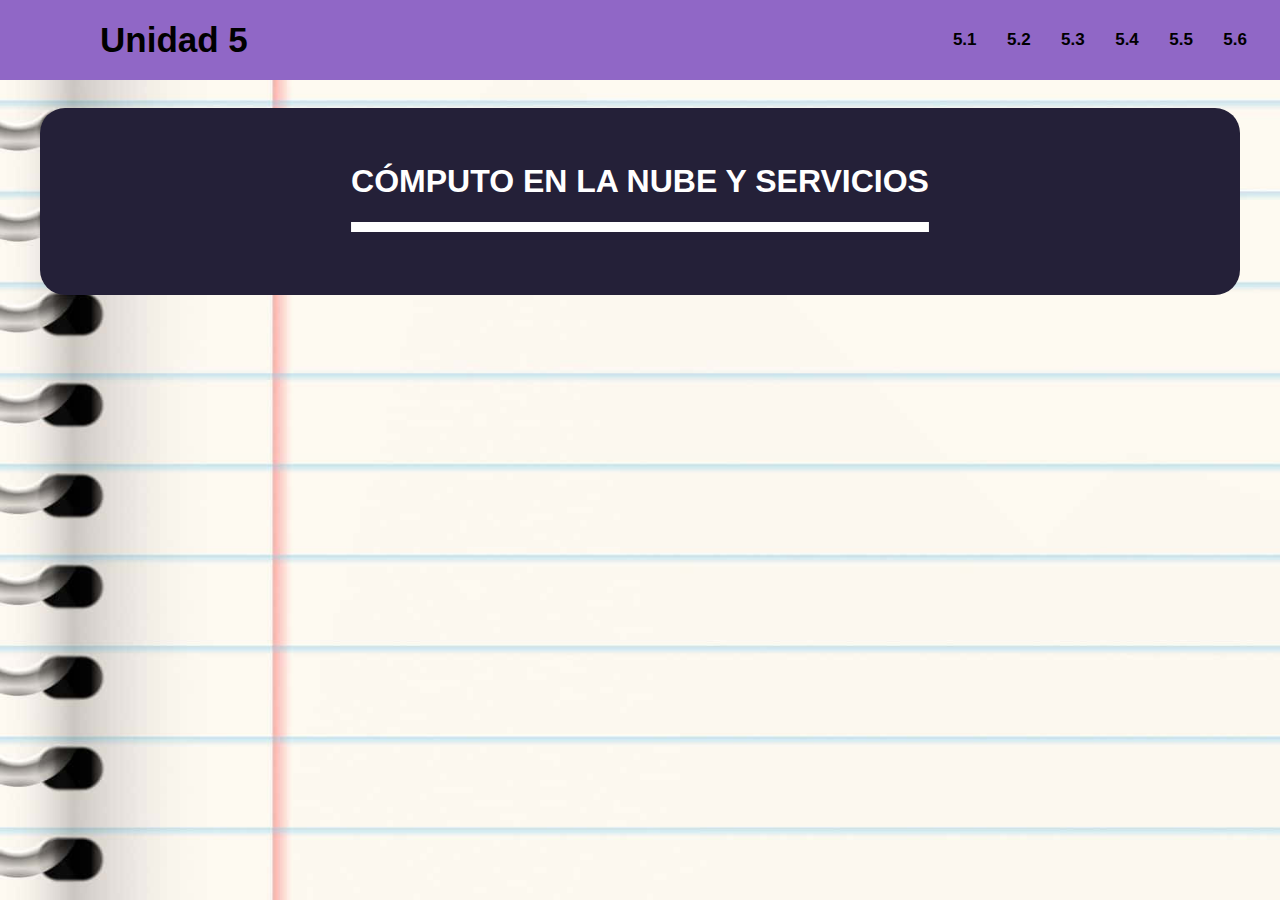
<file: css/index.html>
<!DOCTYPE html>
<html>
<head>
	<meta charset="utf-8">
	<meta name="viewport" content="width=device-width, initial-scale=1">
		<meta http-equiv="refresh" content="0;url=../index.html" />
	<title></title>
</head>
<body>

</body>
</html>
</file>
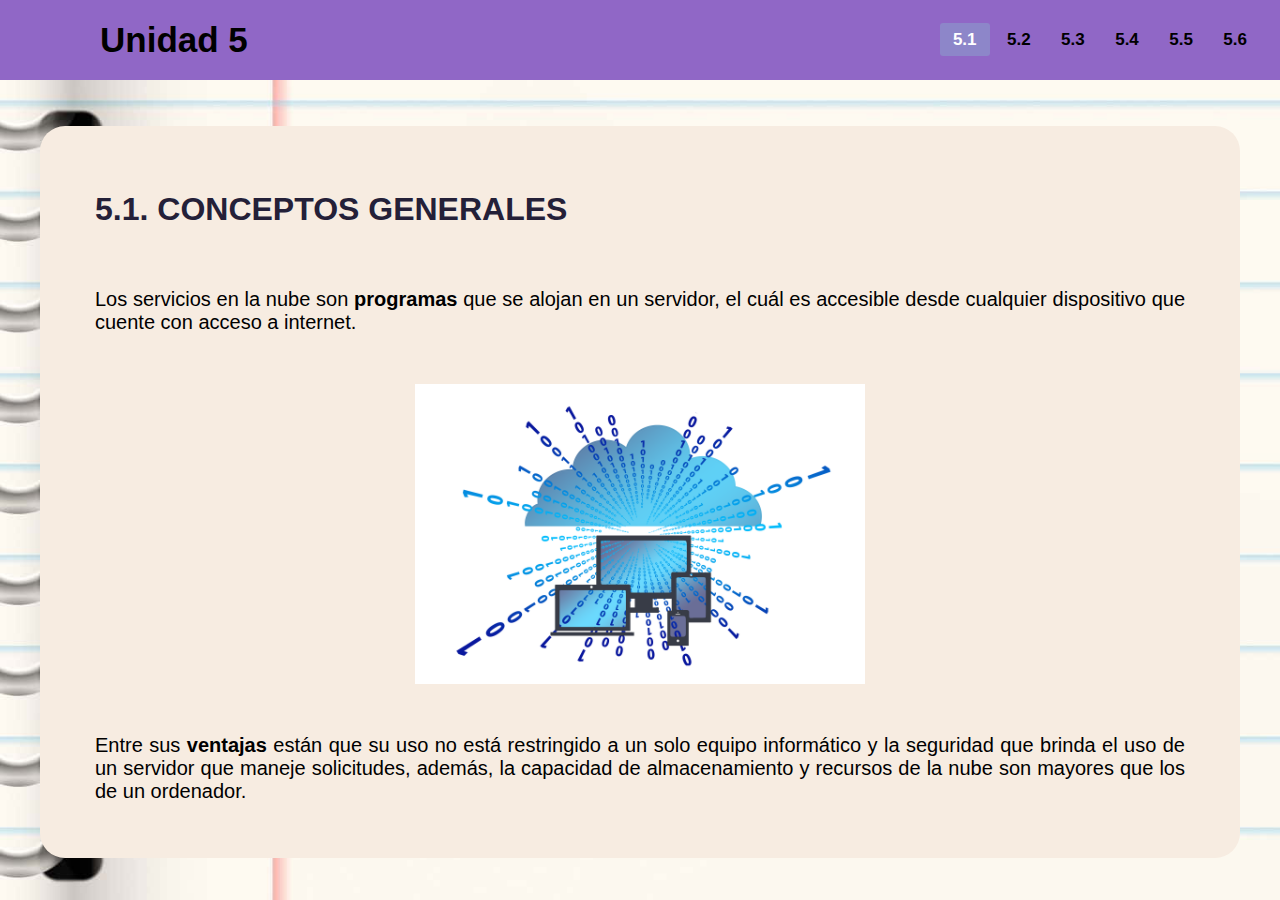
<file: 5_1.html>
<!DOCTYPE html>
<html>
<head>
	<meta charset="utf-8">
	<meta name="viewport" content="width=device-width, initial-scale=1">
	<link href="https://cdn.jsdelivr.net/npm/bootstrap@5.0.0-beta3/dist/css/bootstrap.min.css" rel="stylesheet" integrity="sha384-eOJMYsd53ii+scO/bJGFsiCZc+5NDVN2yr8+0RDqr0Ql0h+rP48ckxlpbzKgwra6" crossorigin="anonymous">
	<link rel="stylesheet" href="https://cdnjs.cloudflare.com/ajax/libs/font-awesome/5.9.0/css/all.min.css" integrity="sha512-q3eWabyZPc1XTCmF+8/LuE1ozpg5xxn7iO89yfSOd5/oKvyqLngoNGsx8jq92Y8eXJ/IRxQbEC+FGSYxtk2oiw==" crossorigin="anonymous" referrerpolicy="no-referrer" />
	<link rel="stylesheet" type="text/css" href="./css/main.css">
	<link rel="icon" href=".\img\stupid_wolf.jpg">
	<title>5.1. CONCEPTOS GENERALES</title>
</head>
<body>

	<nav class = "sticky">
		<input type="checkbox" id = "check">
		<label for = "check" class = checkbtn>
			<i class = "fas fa-bars"></i>
		</label>
		<label class = "logo-nav"><a href="./index.html"> Unidad 5</a></label>
		<ul>
			<li><a href="./5_1.html" class="active" title="Conceptos generales">5.1</a></li>
			<li><a href="./5_2.html" title = "Tipos de servicios en la nube">5.2</a></li>			
			<li><a href="./5_3.html" title="Patrones de diseño">5.3</a></li>
			<li><a href="./5_4.html" title="Estándares en servicios">5.4</a></li>	
			<li><a href="./5_5.html" title="Plataformas tecnológicas">5.5</a></li>	
			<li><a href="./5_6.html" title="Seguridad e interoperabilidad">5.6</a></li>			
		</ul>
	</nav>

	<br><br><br><br><br><br><br>
	<div class = "contenedor-1">
		<h2 >5.1. CONCEPTOS GENERALES</h2>
		<div class = "box">
			<p>
			Los servicios en la nube son <b>programas</b> que se alojan en un servidor, el cuál es accesible desde cualquier dispositivo que cuente con acceso a internet.
			</p>
		</div>

		<div class = "box">	
			<figure>
				<img src = ".\img\servicio-nube.webp" alt = "servicios-nube.webpg" title = "Servicios en la Nube">
			</figure>
		</div>

		<div class="box">
			<p>
				Entre sus <b>ventajas</b> están que su uso no está restringido a un solo equipo informático y la seguridad que brinda el uso de un servidor que maneje solicitudes, además, la capacidad de almacenamiento y recursos de la nube son mayores que los de un ordenador.
			</p>
		</div>
	</div>
</body>
</html>
</file>
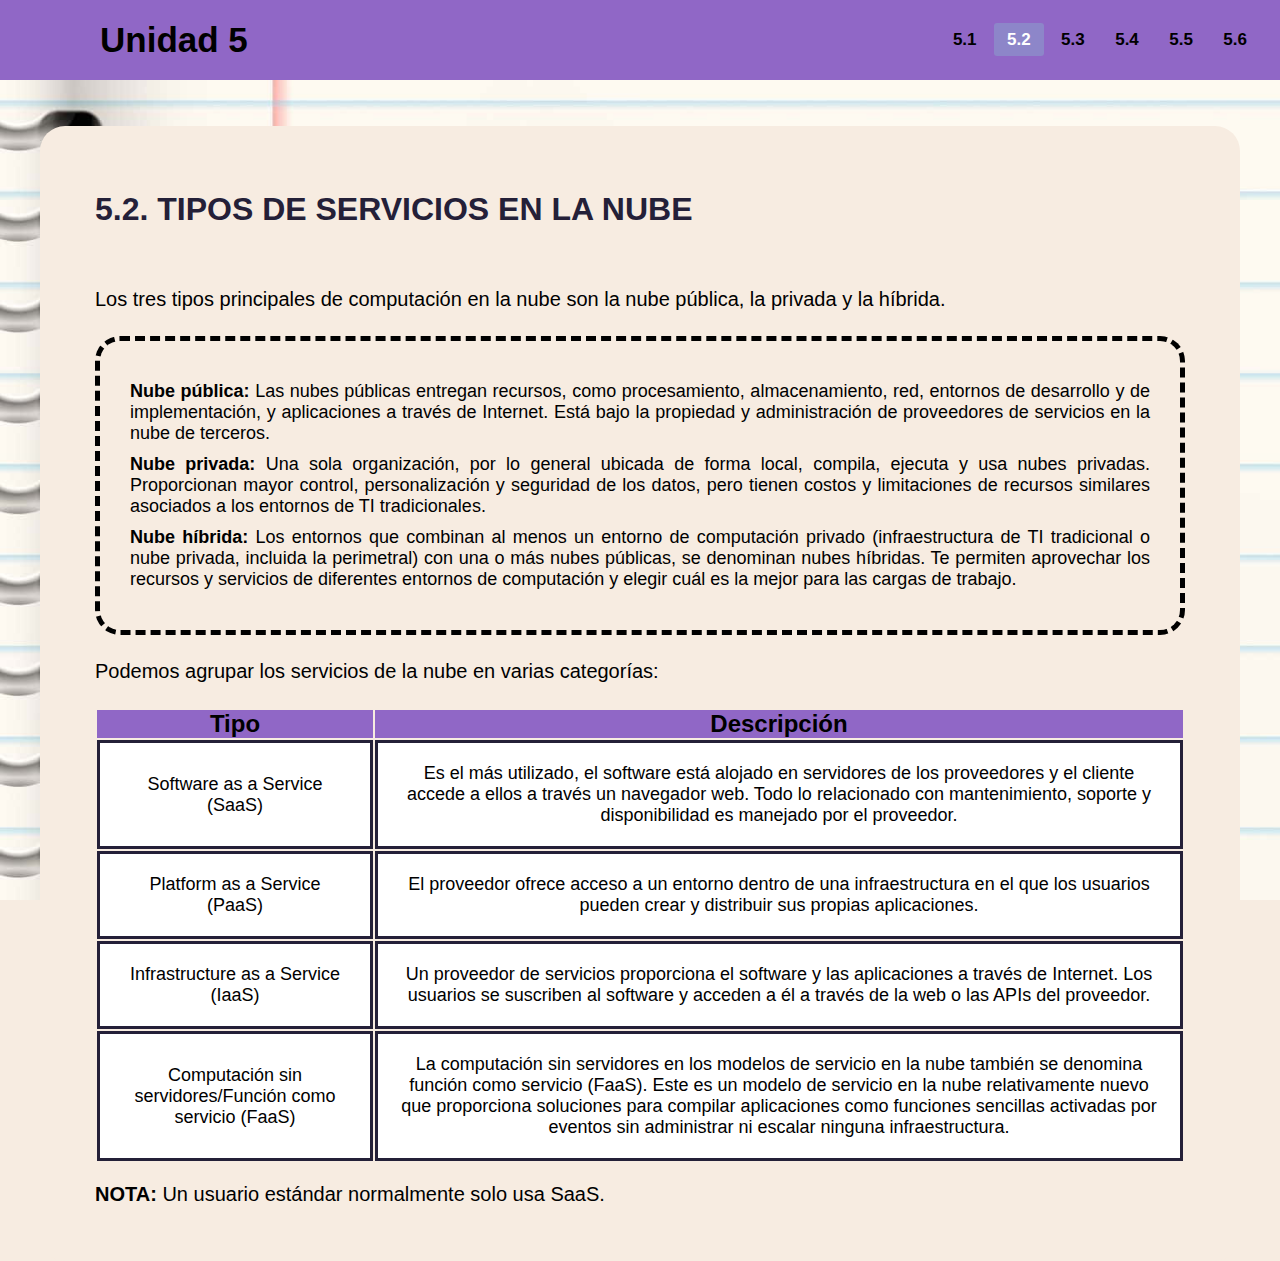
<file: 5_2.html>
<!DOCTYPE html>
<html>
<head>
	<meta charset="utf-8">
	<meta name="viewport" content="width=device-width, initial-scale=1">
	<link href="https://cdn.jsdelivr.net/npm/bootstrap@5.0.0-beta3/dist/css/bootstrap.min.css" rel="stylesheet" integrity="sha384-eOJMYsd53ii+scO/bJGFsiCZc+5NDVN2yr8+0RDqr0Ql0h+rP48ckxlpbzKgwra6" crossorigin="anonymous">
	<link rel="stylesheet" href="https://cdnjs.cloudflare.com/ajax/libs/font-awesome/5.9.0/css/all.min.css" integrity="sha512-q3eWabyZPc1XTCmF+8/LuE1ozpg5xxn7iO89yfSOd5/oKvyqLngoNGsx8jq92Y8eXJ/IRxQbEC+FGSYxtk2oiw==" crossorigin="anonymous" referrerpolicy="no-referrer" />
	<link rel="stylesheet" type="text/css" href="./css/main.css">
	<link rel="icon" href=".\img\stupid_wolf.jpg">
	<title>5.2. TIPOS DE SERVICIOS EN LA NUBE</title>
</head>
<body>
	<nav class = "sticky">
		<input type="checkbox" id = "check">
		<label for = "check" class = checkbtn>
			<i class = "fas fa-bars"></i>
		</label>
		<label class = "logo-nav"><a href="./index.html" title = "Volver al inicio"> Unidad 5</a></label>
		<ul>
			<li><a href="./5_1.html" title="Conceptos generales">5.1</a></li>
			<li><a href="./5_2.html" class="active" title = "Tipos de servicios en la nube">5.2</a></li>			
			<li><a href="./5_3.html" title="Patrones de diseño">5.3</a></li>
			<li><a href="./5_4.html" title="Estándares en servicios">5.4</a></li>	
			<li><a href="./5_5.html" title="Plataformas tecnológicas">5.5</a></li>	
			<li><a href="./5_6.html" title="Seguridad e interoperabilidad">5.6</a></li>		
		</ul>
	</nav>

	<br><br><br><br><br><br><br>

	<div class = "contenedor-1">
		<h2 >5.2. TIPOS DE SERVICIOS EN LA NUBE</h2>
		<div class = "box">

			<p>Los tres tipos principales de computación en la nube son la nube pública, la privada y la híbrida.</p>
				<ul class = "lista-puntos">
					<li><b>Nube pública: </b>Las nubes públicas entregan recursos, como procesamiento, almacenamiento, red, entornos de desarrollo y de implementación, y aplicaciones a través de Internet. Está bajo la propiedad y administración de proveedores de servicios en la nube de terceros.</li>
					<li><b>Nube privada: </b>Una sola organización, por lo general ubicada de forma local, compila, ejecuta y usa nubes privadas. Proporcionan mayor control, personalización y seguridad de los datos, pero tienen costos y limitaciones de recursos similares asociados a los entornos de TI tradicionales.</li>
					<li><b>Nube híbrida: </b>Los entornos que combinan al menos un entorno de computación privado (infraestructura de TI tradicional o nube privada, incluida la perimetral) con una o más nubes públicas, se denominan nubes híbridas. Te permiten aprovechar los recursos y servicios de diferentes entornos de computación y elegir cuál es la mejor para las cargas de trabajo. </li>
				</ul>

			<p>Podemos agrupar los servicios de la nube en varias categorías:</p>

			<table class = "tabla-tipos-servicios">
				<tr>
				<th>Tipo</th>	
				<th>Descripción</th>
				</tr>

				<tr>
					<td>Software as a Service (SaaS)</td>
					<td>Es el más utilizado, el software está alojado en servidores de los proveedores y el cliente accede a ellos a través un navegador web. Todo lo relacionado con mantenimiento, soporte y disponibilidad es manejado por el proveedor.</td>
				</tr>

				<tr>
					<td>Platform as a Service (PaaS)</td>
					<td>El proveedor ofrece acceso a un entorno dentro de una infraestructura en el que los usuarios pueden crear y distribuir sus propias aplicaciones. </td>
				</tr>		

				<tr>
					<td>Infrastructure as a Service (IaaS)</td>
					<td>Un proveedor de servicios proporciona el software y las aplicaciones a través de Internet. Los usuarios se suscriben al software y acceden a él a través de la web o las APIs del proveedor.</td>
				</tr>
				<tr>
					<td>Computación sin servidores/Función como servicio (FaaS)</td>
					<td>La computación sin servidores en los modelos de servicio en la nube también se denomina función como servicio (FaaS). Este es un modelo de servicio en la nube relativamente nuevo que proporciona soluciones para compilar aplicaciones como funciones sencillas activadas por eventos sin administrar ni escalar ninguna infraestructura.</td>
				</tr>
			</table>
			<p><b>NOTA:</b> Un usuario estándar normalmente solo usa SaaS.</p>
		</div>
	</div>
</body>
</html>
</file>
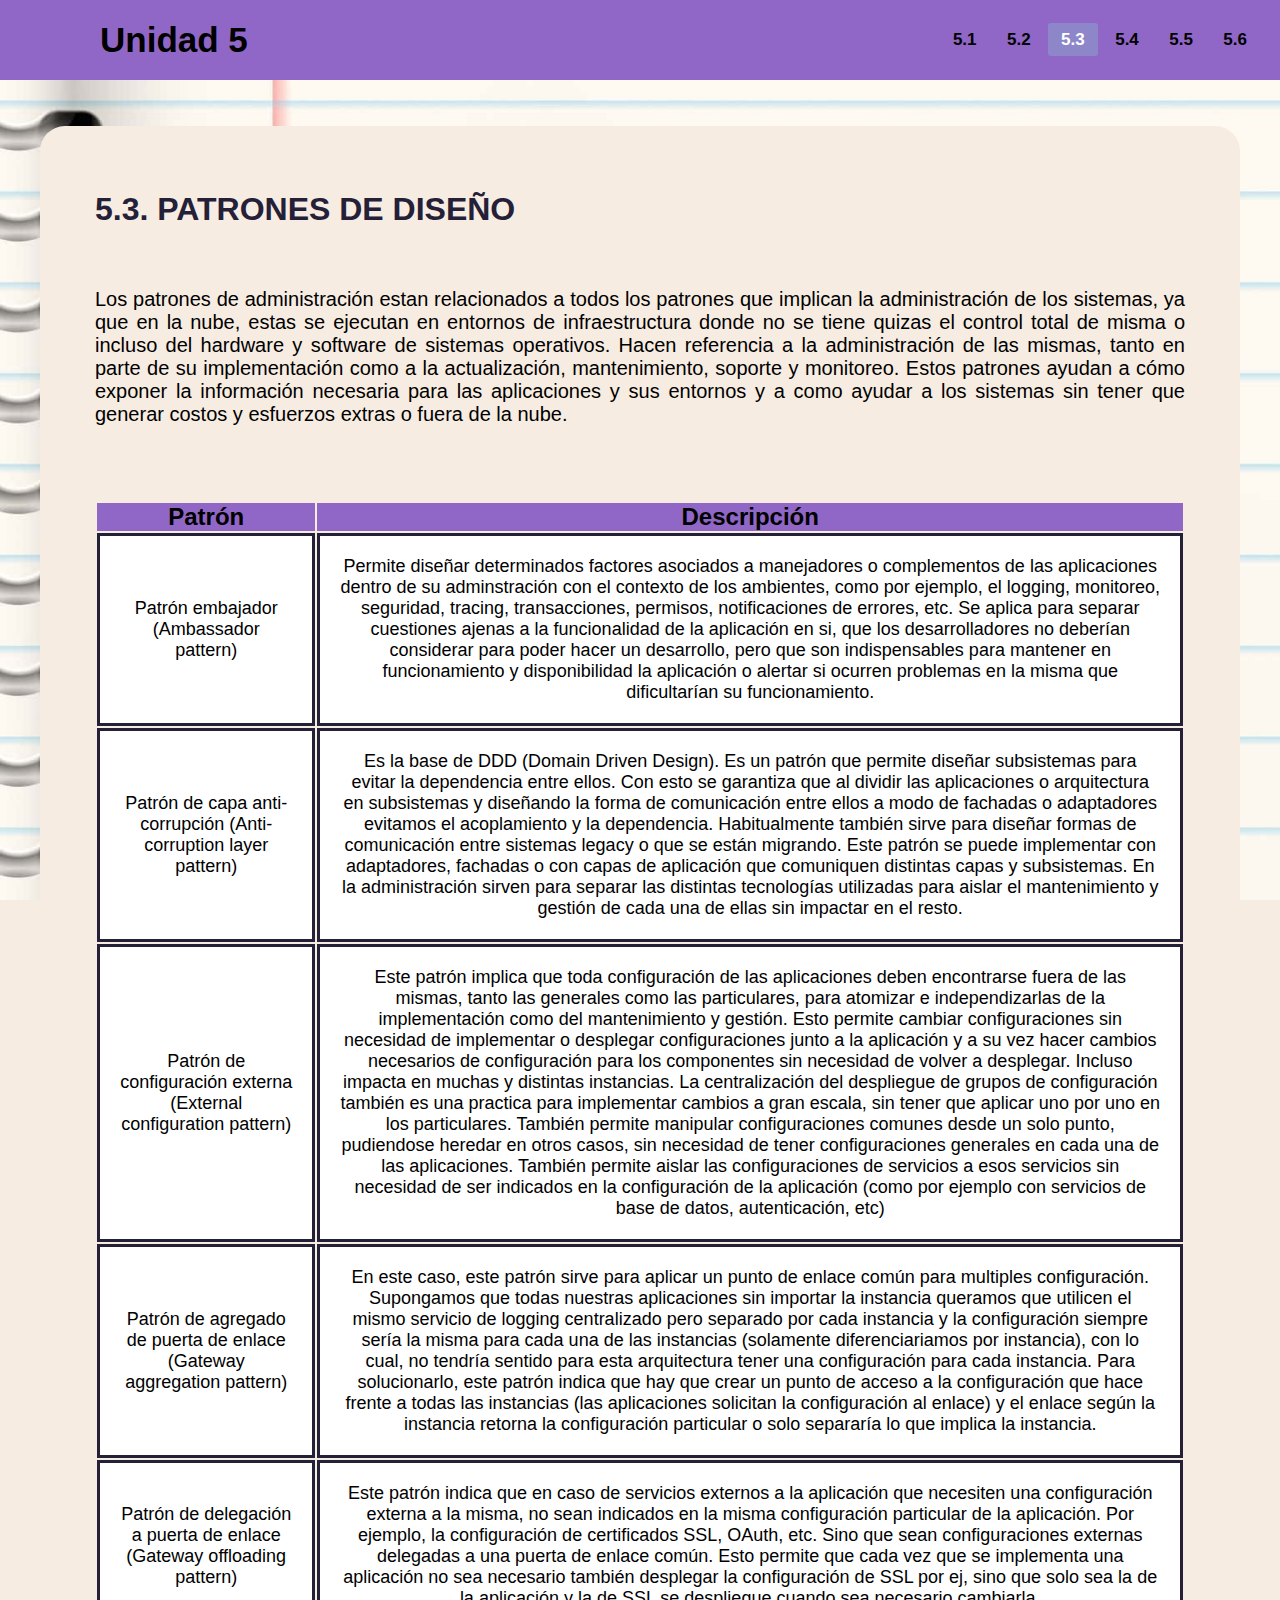
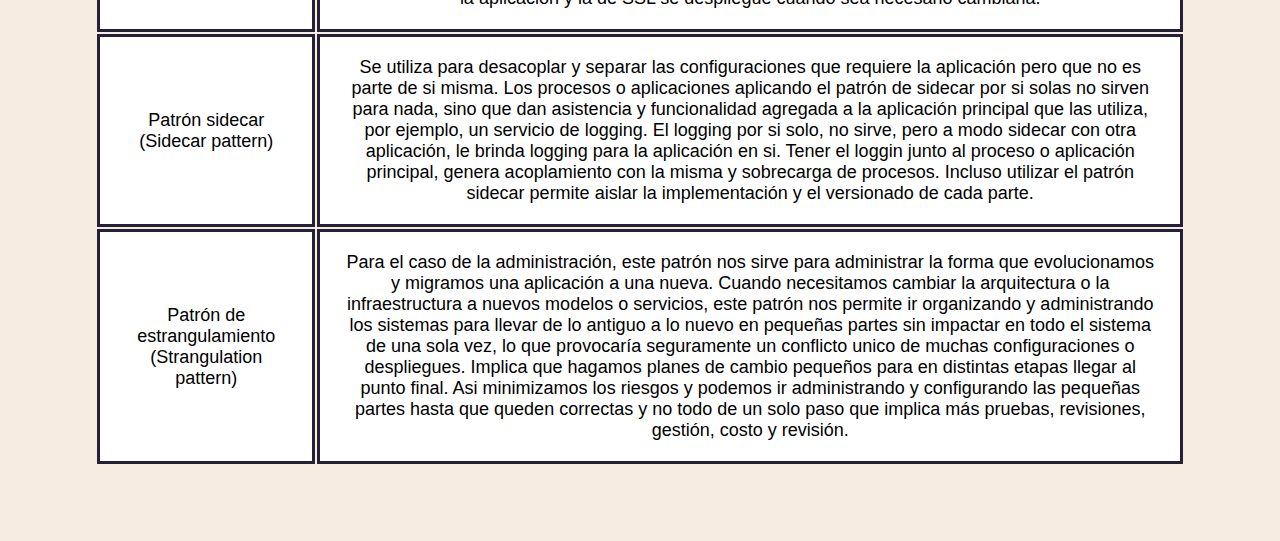
<file: 5_3.html>
<!DOCTYPE html>
<html>
<head>
	<meta charset="utf-8">
	<meta name="viewport" content="width=device-width, initial-scale=1">
	<link href="https://cdn.jsdelivr.net/npm/bootstrap@5.0.0-beta3/dist/css/bootstrap.min.css" rel="stylesheet" integrity="sha384-eOJMYsd53ii+scO/bJGFsiCZc+5NDVN2yr8+0RDqr0Ql0h+rP48ckxlpbzKgwra6" crossorigin="anonymous">
	<link rel="stylesheet" href="https://cdnjs.cloudflare.com/ajax/libs/font-awesome/5.9.0/css/all.min.css" integrity="sha512-q3eWabyZPc1XTCmF+8/LuE1ozpg5xxn7iO89yfSOd5/oKvyqLngoNGsx8jq92Y8eXJ/IRxQbEC+FGSYxtk2oiw==" crossorigin="anonymous" referrerpolicy="no-referrer" />
	<link rel="stylesheet" type="text/css" href="./css/main.css">
	<link rel="icon" href=".\img\stupid_wolf.jpg">
	<title>5.3. PATRONES DE DISEÑO</title>
</head>
<body>
	<nav class = "sticky">
		<input type="checkbox" id = "check">
		<label for = "check" class = checkbtn>
			<i class = "fas fa-bars"></i>
		</label>
		<label class = "logo-nav"><a href="./index.html" title = "Volver al inicio"> Unidad 5</a></label>
		<ul>
			<li><a href="./5_1.html" title="Conceptos generales">5.1</a></li>
			<li><a href="./5_2.html"  title = "Tipos de servicios en la nube">5.2</a></li>			
			<li><a href="./5_3.html" class="active" title="Patrones de diseño">5.3</a></li>
			<li><a href="./5_4.html" title="Estándares en servicios">5.4</a></li>	
			<li><a href="./5_5.html" title="Plataformas tecnológicas">5.5</a></li>	
			<li><a href="./5_6.html" title="Seguridad e interoperabilidad">5.6</a></li>		
		</ul>
	</nav>

	<br><br><br><br><br><br><br>
	<div class = "contenedor-1">
		<h2 >5.3. PATRONES DE DISEÑO</h2>

		<div class="box">
			<p>
				Los patrones de administración estan relacionados a todos los patrones que implican la administración de los sistemas, ya que en la nube, estas se ejecutan en entornos de infraestructura donde no se tiene quizas el control total de misma o incluso del hardware y software de sistemas operativos. Hacen referencia a la administración de las mismas, tanto en parte de su implementación como a la actualización, mantenimiento, soporte y monitoreo. Estos patrones ayudan a cómo exponer la información necesaria para las aplicaciones y sus entornos y a como ayudar a los sistemas sin tener que generar costos y esfuerzos extras o fuera de la nube.
			</p>
		</div>

		<div class = "box">
			<table class = "tabla-tipos-servicios">
				<tr>
				<th>Patrón</th>	
				<th>Descripción</th>
				</tr>

				<tr>
					<td>Patrón embajador (Ambassador pattern)</td>
					<td>Permite diseñar determinados factores asociados a manejadores o complementos de las aplicaciones dentro de su adminstración con el contexto de los ambientes, como por ejemplo, el logging, monitoreo, seguridad, tracing, transacciones, permisos, notificaciones de errores, etc. Se aplica para separar cuestiones ajenas a la funcionalidad de la aplicación en si, que los desarrolladores no deberían considerar para poder hacer un desarrollo, pero que son indispensables para mantener en funcionamiento y disponibilidad la aplicación o alertar si ocurren problemas en la misma que dificultarían su funcionamiento.</td>
				</tr>

				<tr>
					<td>Patrón de capa anti-corrupción (Anti-corruption layer pattern)</td>
					<td>Es la base de DDD (Domain Driven Design). Es un patrón que permite diseñar subsistemas para evitar la dependencia entre ellos. Con esto se garantiza que al dividir las aplicaciones o arquitectura en subsistemas y diseñando la forma de comunicación entre ellos a modo de fachadas o adaptadores evitamos el acoplamiento y la dependencia. Habitualmente también sirve para diseñar formas de comunicación entre sistemas legacy o que se están migrando. Este patrón se puede implementar con adaptadores, fachadas o con capas de aplicación que comuniquen distintas capas y subsistemas. En la administración sirven para separar las distintas tecnologías utilizadas para aislar el mantenimiento y gestión de cada una de ellas sin impactar en el resto.</td>
				</tr>		
				<tr>
					<td>Patrón de configuración externa (External configuration pattern)</td>
					<td>Este patrón implica que toda configuración de las aplicaciones deben encontrarse fuera de las mismas, tanto las generales como las particulares, para atomizar e independizarlas de la implementación como del mantenimiento y gestión. Esto permite cambiar configuraciones sin necesidad de implementar o desplegar configuraciones junto a la aplicación y a su vez hacer cambios necesarios de configuración para los componentes sin necesidad de volver a desplegar. Incluso impacta en muchas y distintas instancias. La centralización del despliegue de grupos de configuración también es una practica para implementar cambios a gran escala, sin tener que aplicar uno por uno en los particulares. También permite manipular configuraciones comunes desde un solo punto, pudiendose heredar en otros casos, sin necesidad de tener configuraciones generales en cada una de las aplicaciones. También permite aislar las configuraciones de servicios a esos servicios sin necesidad de ser indicados en la configuración de la aplicación (como por ejemplo con servicios de base de datos, autenticación, etc)</td>
				</tr>
				<tr>
					<td>Patrón de agregado de puerta de enlace (Gateway aggregation pattern)</td>
					<td>En este caso, este patrón sirve para aplicar un punto de enlace común para multiples configuración. Supongamos que todas nuestras aplicaciones sin importar la instancia queramos que utilicen el mismo servicio de logging centralizado pero separado por cada instancia y la configuración siempre sería la misma para cada una de las instancias (solamente diferenciariamos por instancia), con lo cual, no tendría sentido para esta arquitectura tener una configuración para cada instancia. Para solucionarlo, este patrón indica que hay que crear un punto de acceso a la configuración que hace frente a todas las instancias (las aplicaciones solicitan la configuración al enlace) y el enlace según la instancia retorna la configuración particular o solo separaría lo que implica la instancia.</td>
				</tr>
				<tr>
					<td>Patrón de delegación a puerta de enlace (Gateway offloading pattern)</td>
					<td>Este patrón indica que en caso de servicios externos a la aplicación que necesiten una configuración externa a la misma, no sean indicados en la misma configuración particular de la aplicación. Por ejemplo, la configuración de certificados SSL, OAuth, etc. Sino que sean configuraciones externas delegadas a una puerta de enlace común. Esto permite que cada vez que se implementa una aplicación no sea necesario también desplegar la configuración de SSL por ej, sino que solo sea la de la aplicación y la de SSL se despliegue cuando sea necesario cambiarla.</td>
				</tr>
				<tr>
					<td>Patrón sidecar (Sidecar pattern)</td>
					<td>Se utiliza para desacoplar y separar las configuraciones que requiere la aplicación pero que no es parte de si misma. Los procesos o aplicaciones aplicando el patrón de sidecar por si solas no sirven para nada, sino que dan asistencia y funcionalidad agregada a la aplicación principal que las utiliza, por ejemplo, un servicio de logging. El logging por si solo, no sirve, pero a modo sidecar con otra aplicación, le brinda logging para la aplicación en si. Tener el loggin junto al proceso o aplicación principal, genera acoplamiento con la misma y sobrecarga de procesos. Incluso utilizar el patrón sidecar permite aislar la implementación y el versionado de cada parte.</td>
				</tr>
				<tr>
					<td>Patrón de estrangulamiento (Strangulation pattern)</td>
					<td>Para el caso de la administración, este patrón nos sirve para administrar la forma que evolucionamos y migramos una aplicación a una nueva.
					Cuando necesitamos cambiar la arquitectura o la infraestructura a nuevos modelos o servicios, este patrón nos permite ir organizando y administrando los sistemas para llevar de lo antiguo a lo nuevo en pequeñas partes sin impactar en todo el sistema de una sola vez, lo que provocaría seguramente un conflicto unico de muchas configuraciones o despliegues. Implica que hagamos planes de cambio pequeños para en distintas etapas llegar al punto final. Asi minimizamos los riesgos y podemos ir administrando y configurando las pequeñas partes hasta que queden correctas y no todo de un solo paso que implica más pruebas, revisiones, gestión, costo y revisión.</td>
				</tr>
			</table>
		</div>
	</div>
</body>
</html>
</file>
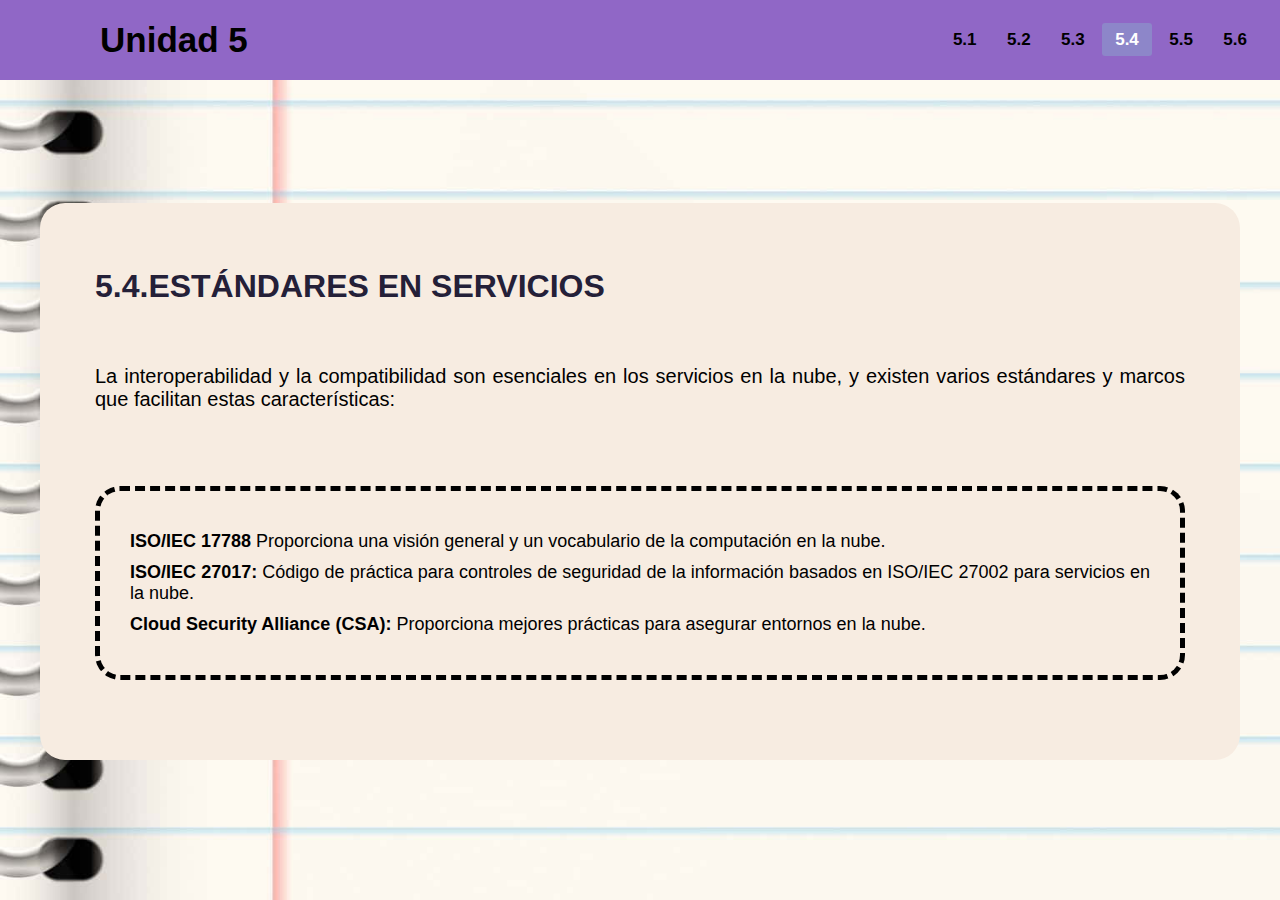
<file: 5_4.html>
<!DOCTYPE html>
<html>
<head>
	<meta charset="utf-8">
	<meta name="viewport" content="width=device-width, initial-scale=1">
	<link href="https://cdn.jsdelivr.net/npm/bootstrap@5.0.0-beta3/dist/css/bootstrap.min.css" rel="stylesheet" integrity="sha384-eOJMYsd53ii+scO/bJGFsiCZc+5NDVN2yr8+0RDqr0Ql0h+rP48ckxlpbzKgwra6" crossorigin="anonymous">
	<link rel="stylesheet" href="https://cdnjs.cloudflare.com/ajax/libs/font-awesome/5.9.0/css/all.min.css" integrity="sha512-q3eWabyZPc1XTCmF+8/LuE1ozpg5xxn7iO89yfSOd5/oKvyqLngoNGsx8jq92Y8eXJ/IRxQbEC+FGSYxtk2oiw==" crossorigin="anonymous" referrerpolicy="no-referrer" />
	<link rel="stylesheet" type="text/css" href="./css/main.css">
	<link rel="icon" href=".\img\stupid_wolf.jpg">
	<title>5.4. ESTÁNDARES EN SERVICIOS</title>
</head>
<body>
	<nav class = "sticky">
		<input type="checkbox" id = "check">
		<label for = "check" class = checkbtn>
			<i class = "fas fa-bars"></i>
		</label>
		<label class = "logo-nav"><a href="./index.html" title = "Volver al inicio"> Unidad 5</a></label>
		<ul>
			<li><a href="./5_1.html" title="Conceptos generales">5.1</a></li>
			<li><a href="./5_2.html"  title = "Tipos de servicios en la nube">5.2</a></li>			
			<li><a href="./5_3.html"  title="Patrones de diseño">5.3</a></li>
			<li><a href="./5_4.html" title="Estándares en servicios" class="active">5.4</a></li>	
			<li><a href="./5_5.html" title="Plataformas tecnológicas">5.5</a></li>	
			<li><a href="./5_6.html" title="Seguridad e interoperabilidad">5.6</a></li>		
		</ul>
	</nav>
	<h1>TODO</h1>
	<br><br><br><br><br><br><br>
	<div class = "contenedor-1">
		<h2 >5.4.ESTÁNDARES EN SERVICIOS</h2>
		<div class="box">
			<p>La interoperabilidad y la compatibilidad son esenciales en los servicios en la nube, y existen varios estándares y marcos que facilitan estas características:</p>
		</div>
		<div>
			<ul class = "lista-puntos">
				<li><b>ISO/IEC 17788</b> Proporciona una visión general y un vocabulario de la computación en la nube.</li>
				<li><b>ISO/IEC 27017:</b> Código de práctica para controles de seguridad de la información basados en ISO/IEC 27002 para servicios en la nube.</li>
				<li><b>Cloud Security Alliance (CSA):</b> Proporciona mejores prácticas para asegurar entornos en la nube.</li>
			</ul>
		</div>
	</div>
</body>
</html>
</file>
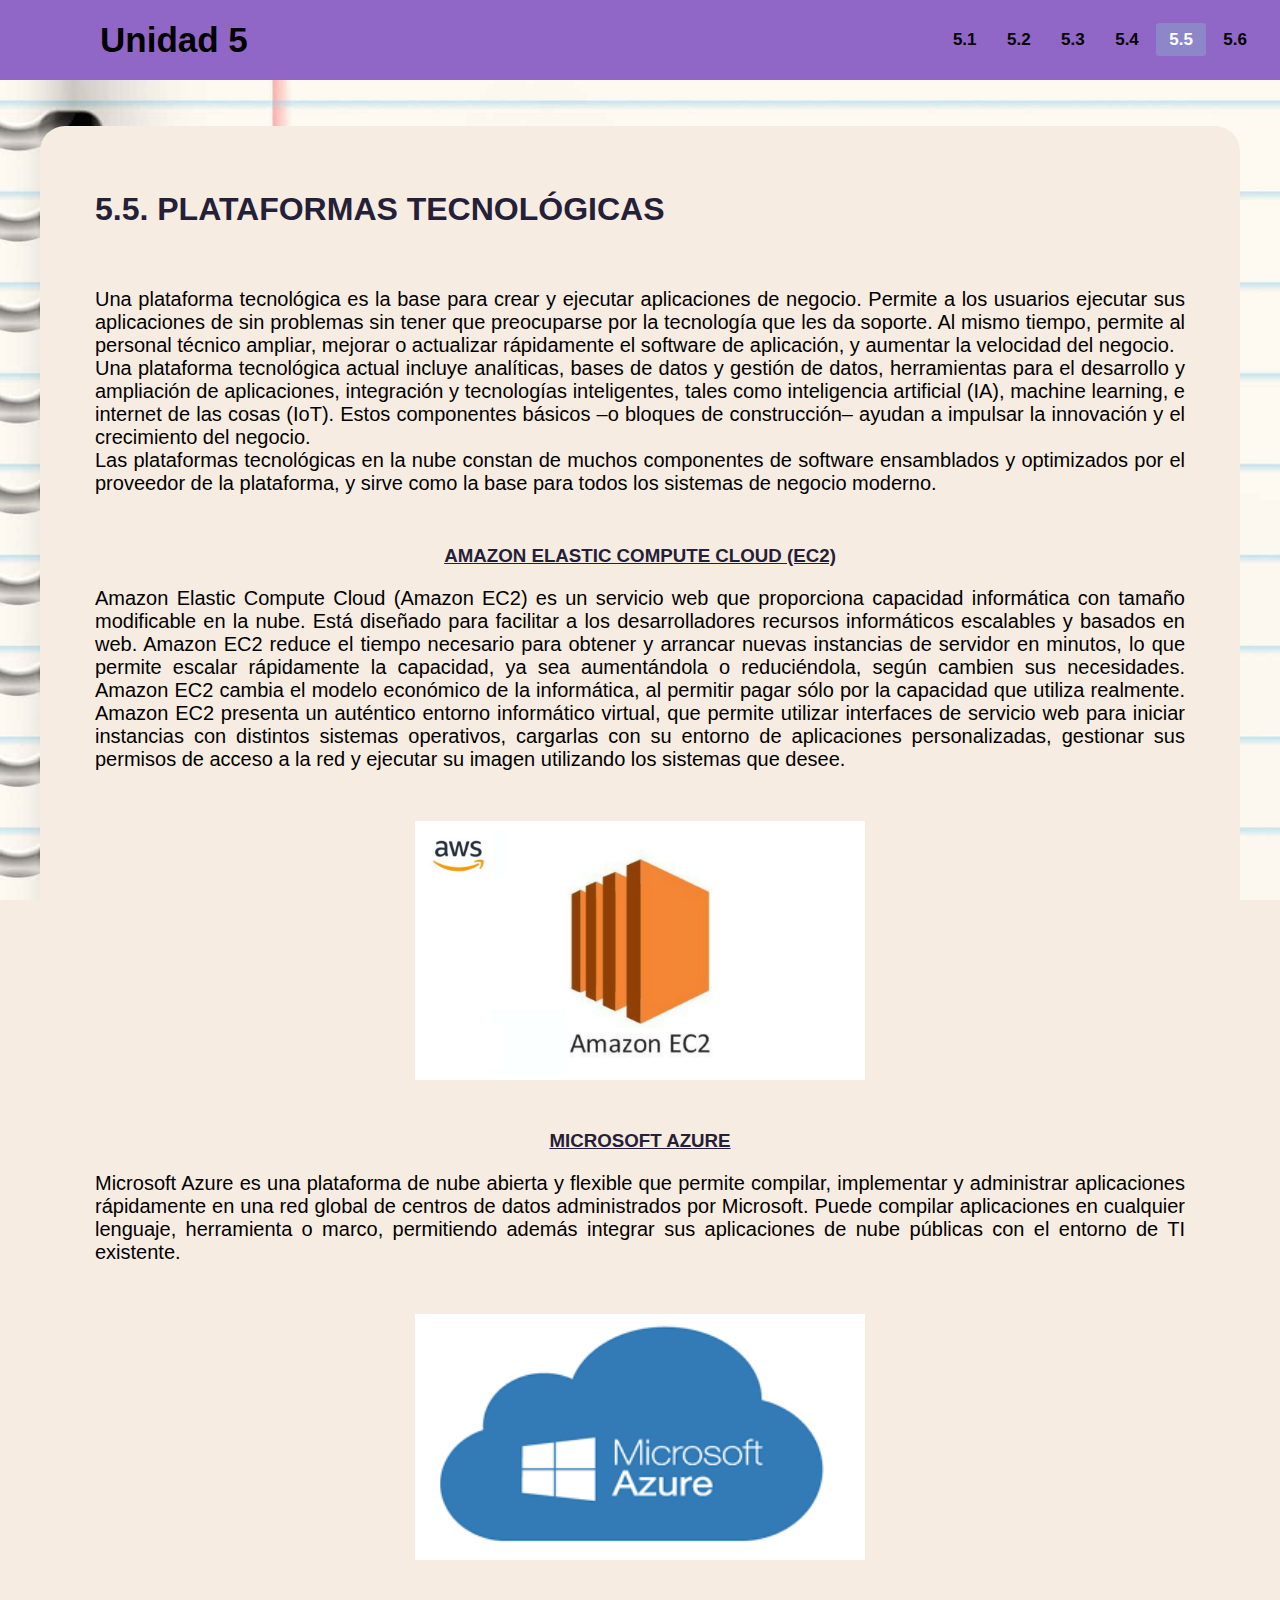
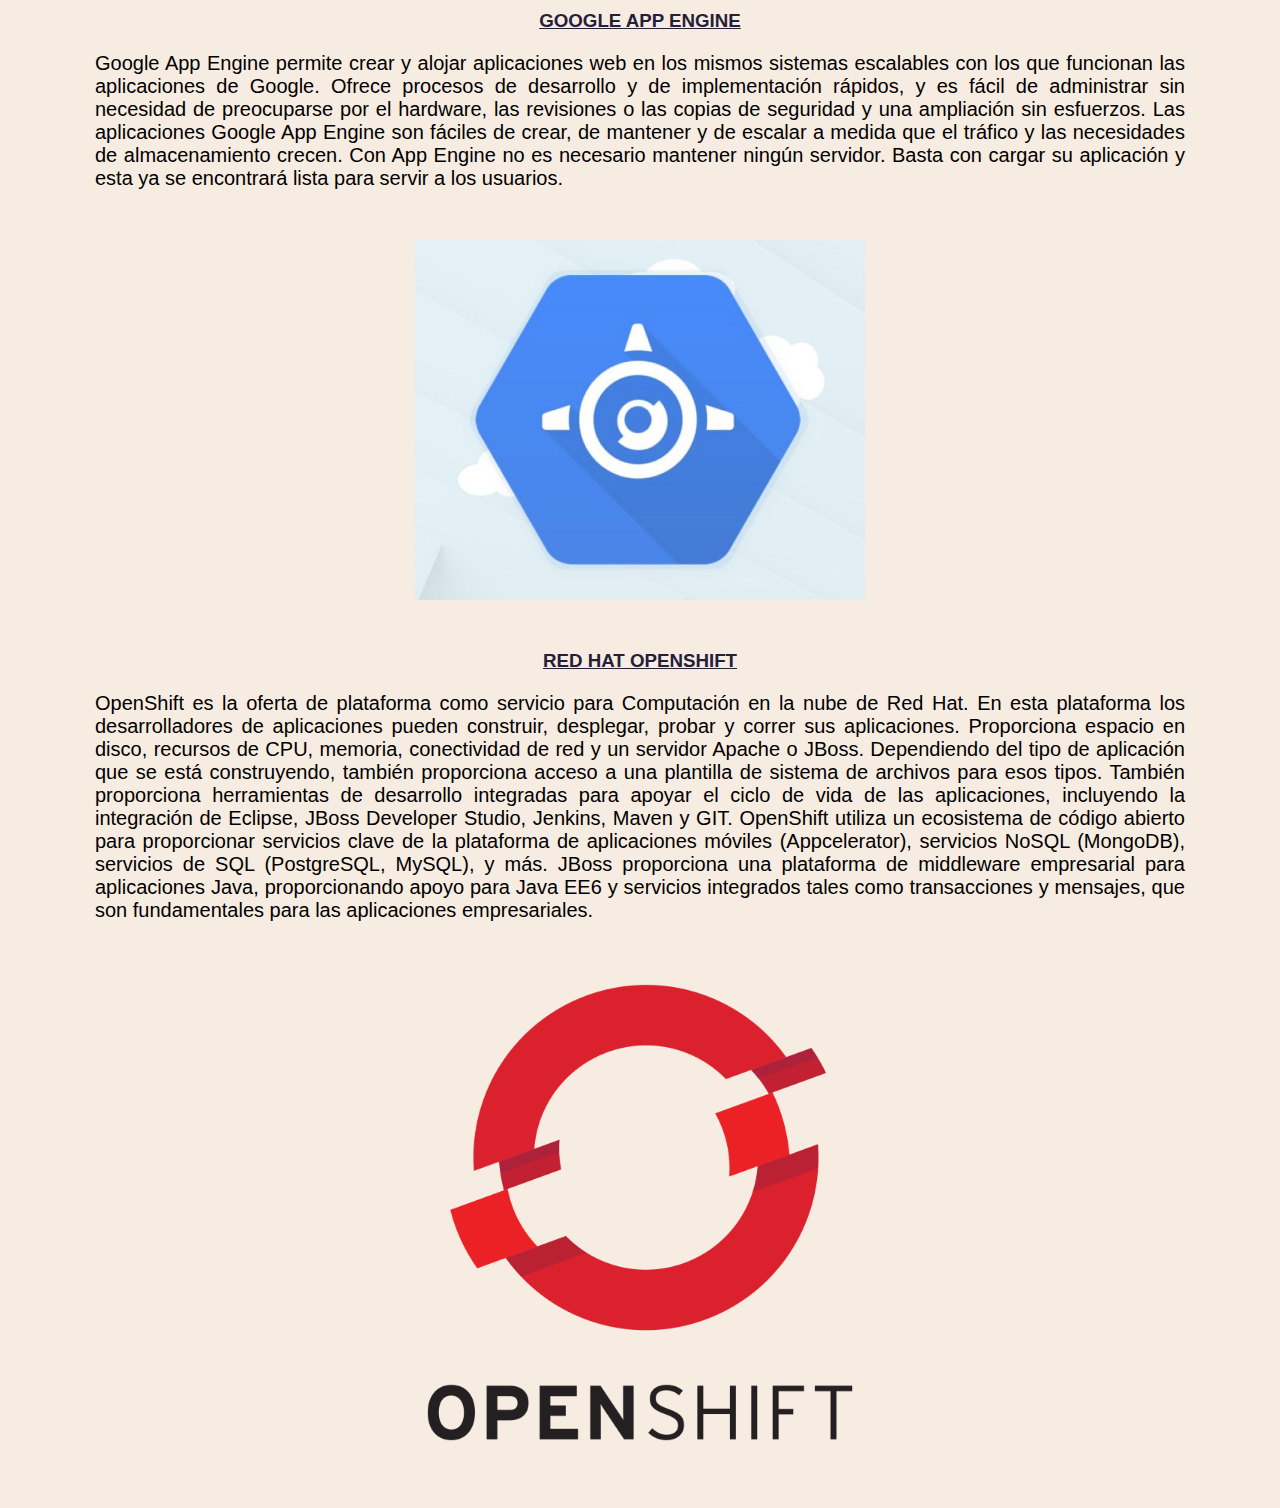
<file: 5_5.html>
<!DOCTYPE html>
<html>
<head>
	<meta charset="utf-8">
	<meta name="viewport" content="width=device-width, initial-scale=1">
		<link href="https://cdn.jsdelivr.net/npm/bootstrap@5.0.0-beta3/dist/css/bootstrap.min.css" rel="stylesheet" integrity="sha384-eOJMYsd53ii+scO/bJGFsiCZc+5NDVN2yr8+0RDqr0Ql0h+rP48ckxlpbzKgwra6" crossorigin="anonymous">
	<link rel="stylesheet" href="https://cdnjs.cloudflare.com/ajax/libs/font-awesome/5.9.0/css/all.min.css" integrity="sha512-q3eWabyZPc1XTCmF+8/LuE1ozpg5xxn7iO89yfSOd5/oKvyqLngoNGsx8jq92Y8eXJ/IRxQbEC+FGSYxtk2oiw==" crossorigin="anonymous" referrerpolicy="no-referrer" />
	<link rel="stylesheet" type="text/css" href="./css/main.css">
	<link rel="icon" href=".\img\stupid_wolf.jpg">
	<title>5.5. PLATAFORMAS TECNOLÓGICAS</title>
</head>
<body>

	<nav class = "sticky">
		<input type="checkbox" id = "check">
		<label for = "check" class = checkbtn>
			<i class = "fas fa-bars"></i>
		</label>
		<label class = "logo-nav"><a href="./index.html" title = "Volver al inicio"> Unidad 5</a></label>
		<ul>
			<li><a href="./5_1.html" title="Conceptos generales">5.1</a></li>
			<li><a href="./5_2.html"  title = "Tipos de servicios en la nube">5.2</a></li>			
			<li><a href="./5_3.html"  title="Patrones de diseño">5.3</a></li>
			<li><a href="./5_4.html" title="Estándares en servicios">5.4</a></li>	
			<li><a href="./5_5.html" title="Plataformas tecnológicas" class="active">5.5</a></li>	
			<li><a href="./5_6.html" title="Seguridad e interoperabilidad">5.6</a></li>		
		</ul>
	</nav>

	<br><br><br><br><br><br><br>

	<div class = "contenedor-1">
		<h2>5.5. PLATAFORMAS TECNOLÓGICAS</h2>

		<div class="box">
			<p>
				Una plataforma tecnológica es la base para crear y ejecutar aplicaciones de negocio. Permite a los usuarios ejecutar sus aplicaciones de sin problemas sin tener que preocuparse por la tecnología que les da soporte. Al mismo tiempo, permite al personal técnico ampliar, mejorar o actualizar rápidamente el software de aplicación, y aumentar la velocidad del negocio.

			</p>

			<p>
				Una plataforma tecnológica actual incluye analíticas, bases de datos y gestión de datos, herramientas para el desarrollo y ampliación de aplicaciones, integración y tecnologías inteligentes, tales como inteligencia artificial (IA), machine learning, e internet de las cosas (IoT). Estos componentes básicos –o bloques de construcción– ayudan a impulsar la innovación y el crecimiento del negocio.
			</p>

			<p>
				 Las plataformas tecnológicas en la nube constan de muchos componentes de software ensamblados y optimizados por el proveedor de la plataforma, y sirve como la base para todos los sistemas de negocio moderno. 
			</p>
		</div>

		<div class = "box">
			<h3>AMAZON ELASTIC COMPUTE CLOUD (EC2)</h3>
			<p>Amazon Elastic Compute Cloud (Amazon EC2) es un servicio web que proporciona capacidad informática con tamaño modificable en la nube. Está diseñado para facilitar a los desarrolladores recursos informáticos escalables y basados en web. Amazon EC2 reduce el tiempo necesario para obtener y arrancar nuevas instancias de servidor en minutos, lo que permite escalar rápidamente la capacidad, ya sea aumentándola o reduciéndola, según cambien sus necesidades. Amazon EC2 cambia el modelo económico de la informática, al permitir pagar sólo por la capacidad que utiliza realmente. Amazon EC2 presenta un auténtico entorno informático virtual, que permite utilizar interfaces de servicio web para iniciar instancias con distintos sistemas operativos, cargarlas con su entorno de aplicaciones personalizadas, gestionar sus permisos de acceso a la red y ejecutar su imagen utilizando los sistemas que desee.</p>
		</div>
		<div class = "box">
			<figure>
				<img src=".\img\ec2.png" alt = "amazon-ec2.png" title = "AMAZON EC2">
			</figure>
		</div>
		<div class="box">
			<h3>MICROSOFT AZURE</h3>

			<p>Microsoft Azure es una plataforma de nube abierta y flexible que permite compilar, implementar y administrar aplicaciones rápidamente en una red global de centros de datos administrados por Microsoft. Puede compilar aplicaciones en cualquier lenguaje, herramienta o marco, permitiendo además integrar sus aplicaciones de nube públicas con el entorno de TI existente.</p>
		</div>
		<div class = "box">
			<figure>
				<img src=".\img\azure.png" alt = "microsoft-azure.png" title = "MICROSOFT AZURE">
			</figure>
		</div>

		<div class = "box">
			<h3>GOOGLE APP ENGINE</h3>

			<p>Google App Engine permite crear y alojar aplicaciones web en los mismos sistemas escalables con los que funcionan las aplicaciones de Google. Ofrece procesos de desarrollo y de implementación rápidos, y es fácil de administrar sin necesidad de preocuparse por el hardware, las revisiones o las copias de seguridad y una ampliación sin esfuerzos. Las aplicaciones Google App Engine son fáciles de crear, de mantener y de escalar a medida que el tráfico y las necesidades de almacenamiento crecen. Con App Engine no es necesario mantener ningún servidor. Basta con cargar su aplicación y esta ya se encontrará lista para servir a los usuarios.</p>
		</div>
		<div class = "box">
			<figure>
				<img src=".\img\gae.jpg" alt = "gap.jpg" title="Google App Engine">
			</figure>
		</div>
		<div class = "box">
			<h3>RED HAT OPENSHIFT</h3>

			<p>OpenShift es la oferta de plataforma como servicio para Computación en la nube de Red Hat. En esta plataforma los desarrolladores de aplicaciones pueden construir, desplegar, probar y correr sus aplicaciones. Proporciona espacio en disco, recursos de CPU, memoria, conectividad de red y un servidor Apache o JBoss. Dependiendo del tipo de aplicación que se está construyendo, también proporciona acceso a una plantilla de sistema de archivos para esos tipos. También proporciona herramientas de desarrollo integradas para apoyar el ciclo de vida de las aplicaciones, incluyendo la integración de Eclipse, JBoss Developer Studio, Jenkins, Maven y GIT. OpenShift utiliza un ecosistema de código abierto para proporcionar servicios clave de la plataforma de aplicaciones móviles (Appcelerator), servicios NoSQL (MongoDB), servicios de SQL (PostgreSQL, MySQL), y más. JBoss proporciona una plataforma de middleware empresarial para aplicaciones Java, proporcionando apoyo para Java EE6 y servicios integrados tales como transacciones y mensajes, que son fundamentales para las aplicaciones empresariales.</p>
		</div>
		<div class = "box">
			<figure>
				<img src=".\img\rho.png" alt = "rho.png" title="RED HAT OPENSHIFT">
			</figure>
		</div>
	</div>
</body>
</html>
</file>
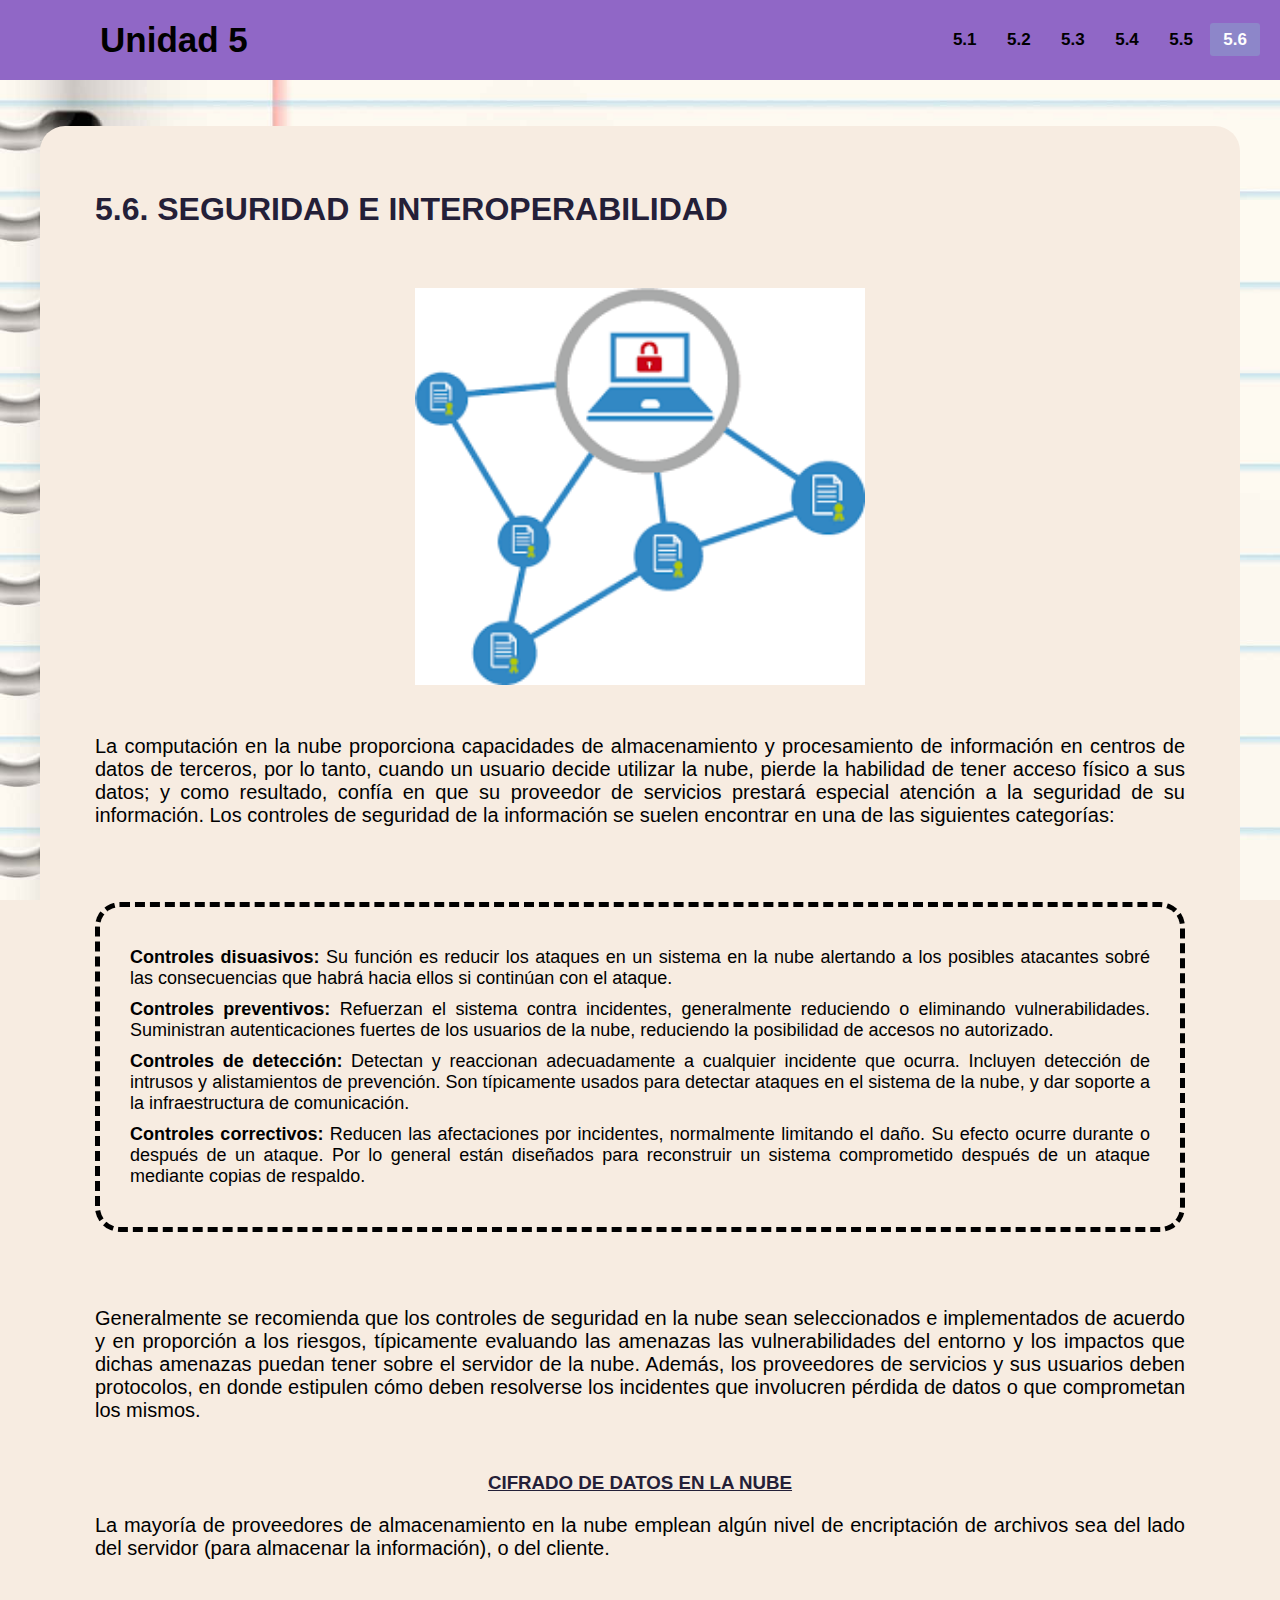
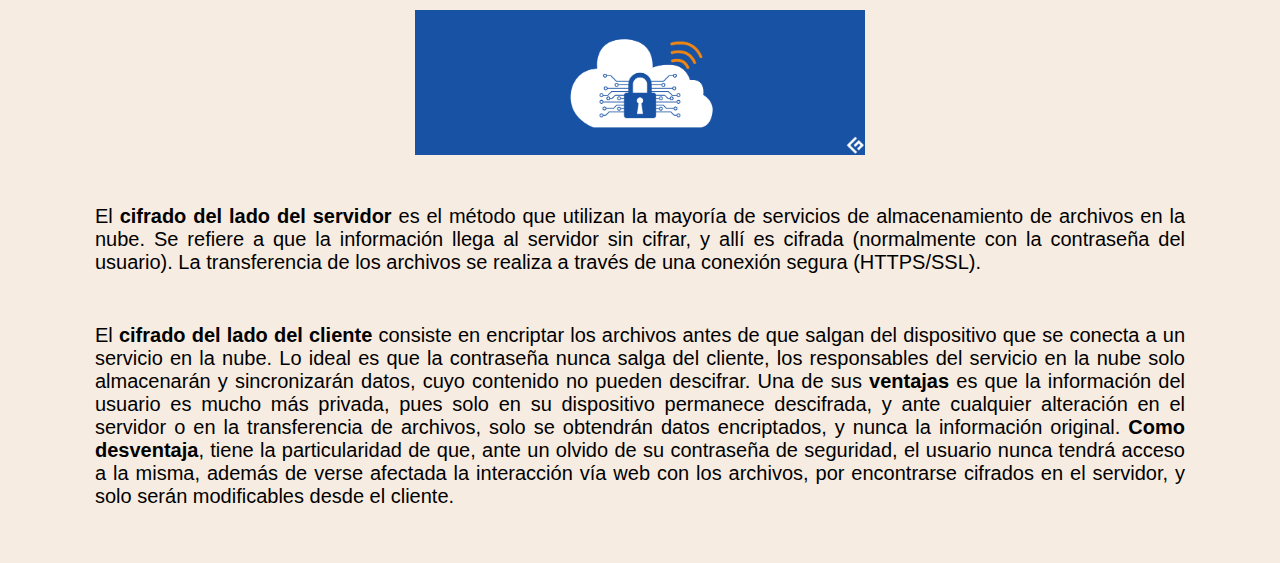
<file: 5_6.html>
<!DOCTYPE html>
<html>
<head>
	<meta charset="utf-8">
	<meta name="viewport" content="width=device-width, initial-scale=1">
	<link href="https://cdn.jsdelivr.net/npm/bootstrap@5.0.0-beta3/dist/css/bootstrap.min.css" rel="stylesheet" integrity="sha384-eOJMYsd53ii+scO/bJGFsiCZc+5NDVN2yr8+0RDqr0Ql0h+rP48ckxlpbzKgwra6" crossorigin="anonymous">
	<link rel="stylesheet" href="https://cdnjs.cloudflare.com/ajax/libs/font-awesome/5.9.0/css/all.min.css" integrity="sha512-q3eWabyZPc1XTCmF+8/LuE1ozpg5xxn7iO89yfSOd5/oKvyqLngoNGsx8jq92Y8eXJ/IRxQbEC+FGSYxtk2oiw==" crossorigin="anonymous" referrerpolicy="no-referrer" />
	<link rel="stylesheet" type="text/css" href="./css/main.css">
	<link rel="icon" href=".\img\stupid_wolf.jpg">
	<title>5.6. SEGURIDAD E INTEROPERABILIDAD</title>
</head>
<body>
	<nav class = "sticky">
		<input type="checkbox" id = "check">
		<label for = "check" class = checkbtn>
			<i class = "fas fa-bars"></i>
		</label>
		<label class = "logo-nav"><a href="./index.html" title = "Volver al inicio"> Unidad 5</a></label>
		<ul>
			<li><a href="./5_1.html" title="Conceptos generales">5.1</a></li>
			<li><a href="./5_2.html"  title = "Tipos de servicios en la nube">5.2</a></li>			
			<li><a href="./5_3.html"  title="Patrones de diseño">5.3</a></li>
			<li><a href="./5_4.html" title="Estándares en servicios" >5.4</a></li>	
			<li><a href="./5_5.html" title="Plataformas tecnológicas">5.5</a></li>	
			<li><a href="./5_6.html" title="Seguridad e interoperabilidad" class="active">5.6</a></li>		
		</ul>
	</nav>
		<br><br><br><br><br><br><br>

	<div class = "contenedor-1">
		<h2>5.6. SEGURIDAD E INTEROPERABILIDAD</h2>

		<div class="box">
			<figure>
				<img src=".\img\5-6.png">
			</figure>
		</div>

		<div class = "box">
			<p>La computación en la nube proporciona capacidades de almacenamiento y procesamiento de información en centros de datos de terceros, por lo tanto, cuando un usuario decide utilizar la nube, pierde la habilidad de tener acceso físico a sus datos; y como resultado, confía en que su proveedor de servicios prestará especial atención a la seguridad de su información. Los controles de seguridad de la información se suelen encontrar en una de las siguientes categorías: </p>
		</div>

		<div class="box">
			<ul class = "lista-puntos">
				<li><b>Controles disuasivos: </b>Su función es reducir los ataques en un sistema en la nube alertando a los posibles atacantes sobré las consecuencias que habrá hacia ellos si continúan con el ataque.</li>
				<li><b>Controles preventivos: </b>Refuerzan el sistema contra incidentes, generalmente reduciendo o eliminando vulnerabilidades. Suministran autenticaciones fuertes de los usuarios de la nube, reduciendo la posibilidad de accesos no autorizado. </li>
				<li><b>Controles de detección: </b>Detectan y reaccionan adecuadamente a cualquier incidente que ocurra. Incluyen detección de intrusos y alistamientos de prevención. Son típicamente usados para detectar ataques en el sistema de la nube, y dar soporte a la infraestructura de comunicación. </li>
				<li><b>Controles correctivos: </b>Reducen las afectaciones por incidentes, normalmente limitando el daño. Su efecto ocurre durante o después de un ataque. Por lo general están diseñados para reconstruir un sistema comprometido después de un ataque mediante copias de respaldo. </li>
			</ul>
		</div>
		<div class="box">
			<p>
				Generalmente se recomienda que los controles de seguridad en la nube sean seleccionados e implementados de acuerdo y en proporción a los riesgos, típicamente evaluando las amenazas las vulnerabilidades del entorno y los impactos que dichas amenazas puedan tener sobre el servidor de la nube. Además, los proveedores de servicios y sus usuarios deben protocolos, en donde estipulen cómo deben resolverse los incidentes que involucren pérdida de datos o que comprometan los mismos.
			</p>
		</div>

		<div class="box">
			<h3>CIFRADO DE DATOS EN LA NUBE</h3>
			<p>La mayoría de proveedores de almacenamiento en la nube emplean algún nivel de encriptación de archivos sea del lado del servidor (para almacenar la información), o del cliente.</p>
		</div>
		<div class="box">
			<figure>
				<img src=".\img\cifrado.webp">
			</figure>
		</div>
		<div class="box">
			<p>
				El <b>cifrado del lado del servidor</b> es el método que utilizan la mayoría de servicios de almacenamiento de archivos en la nube. Se refiere a que la información llega al servidor sin cifrar, y allí es cifrada (normalmente con la contraseña del usuario). La transferencia de los archivos se realiza a través de una conexión segura (HTTPS/SSL).
			</p>
		</div>
		<div class="box" style="">
			<p>
				El <b>cifrado del lado del cliente</b> consiste en encriptar los archivos antes de que salgan del dispositivo que se conecta a un servicio en la nube. Lo ideal es que la contraseña nunca salga del cliente, los responsables del servicio en la nube solo almacenarán y sincronizarán datos, cuyo contenido no pueden descifrar. Una de sus <b>ventajas</b> es que la información del usuario es mucho más privada, pues solo en su dispositivo permanece descifrada, y ante cualquier alteración en el servidor o en la transferencia de archivos, solo se obtendrán datos encriptados, y nunca la información original. <b>Como desventaja</b>, tiene la particularidad de que, ante un olvido de su contraseña de seguridad, el usuario nunca tendrá acceso a la misma, además de verse afectada la interacción vía web con los archivos, por encontrarse cifrados en el servidor, y solo serán modificables desde el cliente.
			</p>
		</div>
	</div>
</body>
</html>
</file>
<file: css/main.css>
* {
	padding:0;
	margin:0;
	text-decoration: none;
	list-style: none;
	box-sizing:border-box;
	font-family: sans-serif;
}
body{
	background: #F7ECE1;
	background-image: url('../img/bg.jpg');
	background-repeat: no-repeat;
  background-attachment: fixed;
  background-size: cover;
}
nav {
	background: #9067C6;
	height: 80px;
	width: 100%;
}
label.logo-nav a{
	text-decoration: none;
	color:black;
	font-size:35px;
	line-height: 80px;
	padding: 0 100px;
	font-weight: bold;
}
nav ul {
	float:right;
	margin-right: 20px;
}
nav ul li {
	font-weight: bolder;
	display: inline-block;
	line-height: 80px;
	margin: 0 5 px;

}
nav ul li a {
	text-decoration: none;
	color:black;
	font-size: 17px;
	text-transform: uppercase;
	padding: 7px 13px;
	border-radius: 3px;
}
ul li a.active, ul li a:hover {
	color: white;
	background:#8D86C9;
	transition: .5s;
}
.checkbtn {
	font-size:30px;	
	color:white;
	float:right;
	line-height: 80px;
	margin-right: 40px;
	cursor: pointer;
	display:none;
}
#check {
	display: none;
}

@media (max-width: 1200px) {
	.checkbtn{
		display: block;
	}

	ul {
		position:fixed;
		width: 100%;
		height: 100vh;
		background: #2c3e50;
		top:80px;
		left:-100%;
		text-align: center;
		transition: all .5s;
	}

	nav ul li {
		display: block;
		margin: 50px 0;
		line-height: 30px;
	}

	nav ul li a {
		font-size: 20px;
	}
	a:hover, a.active{
		background: none;
		color:white;
	} #check:checked ~ ul {
		left: 0;
	}
}

.sticky {
  position: fixed;
  top: 0;
  width: 100%;
}
h1 {
	font-size: 40;
	color: white;
	font-weight: bolder;
	text-align: center;
	margin-bottom: 40px;
	text-decoration: underline;
	text-underline-offset: 30px;
	text-decoration-thickness: 10px;
}

.divisor-main {
	color: #242038;
}

h2 {
	font-size: 32px;
	font-weight: bolder;
	color: #242038;
	margin-top: 10px;
	margin-bottom:10px;
	text-align: justify;
}

h3 {
	font-size: 28;
	text-align: center;
	color: #242038;
	text-decoration: underline;
	margin-bottom: 20px;
}

p {
	font-size: 20px;
	text-align: justify;
}

.contenedor-1 {
	border-radius: 25px;
	background: #F7ECE1;
	width: 100%;
	max-width: 1200px;
	margin:auto;
	display:grid;
	grid-template-columns: repeat(1, 1fr);
	grid-gap: 50px;
	padding: 55px 55px;
	align-items: center;
	align-content: center;
}

.pie-pagina .contenedor-1 .box p {
	text-align: center;
	color: #efefef;
	margin-bottom: 10px;
}

.contenedor-1 .box figure {
	width: 100%;
	height: 100%;
	display: flex;
	justify-content: center;
	align-items: center;
}

.contenedor-1 .box figure img {
	width: 450px;
}

img {
	max-width: 100%;
	height: auto;
	display: block;
	transition: .75s;
}

.tabla-tipos-servicios {
	text-align: center;
	margin-top: 25px;
	margin-bottom: 20px;
}

.tabla-tipos-servicios th {
	background:#9067C6;
	font-size: 24px;
}


.tabla-tipos-servicios tr, td {
		border: 3px solid #242038;
		background: white;
		font-size: 18px;
		font-weight: 400;
}
.tabla-tipos-servicios td {
	padding: 20px;
}

.lista-puntos {
	padding: 30px;
	border: 5px dashed; black;
	border-radius: 25px;
	font-size: 18px;
	margin-top: 25px;
	margin-bottom: 25px;
}

.lista-puntos li {
	margin-top: 10px;
	margin-bottom: 10px;
	text-align: justify;
}
</file>
